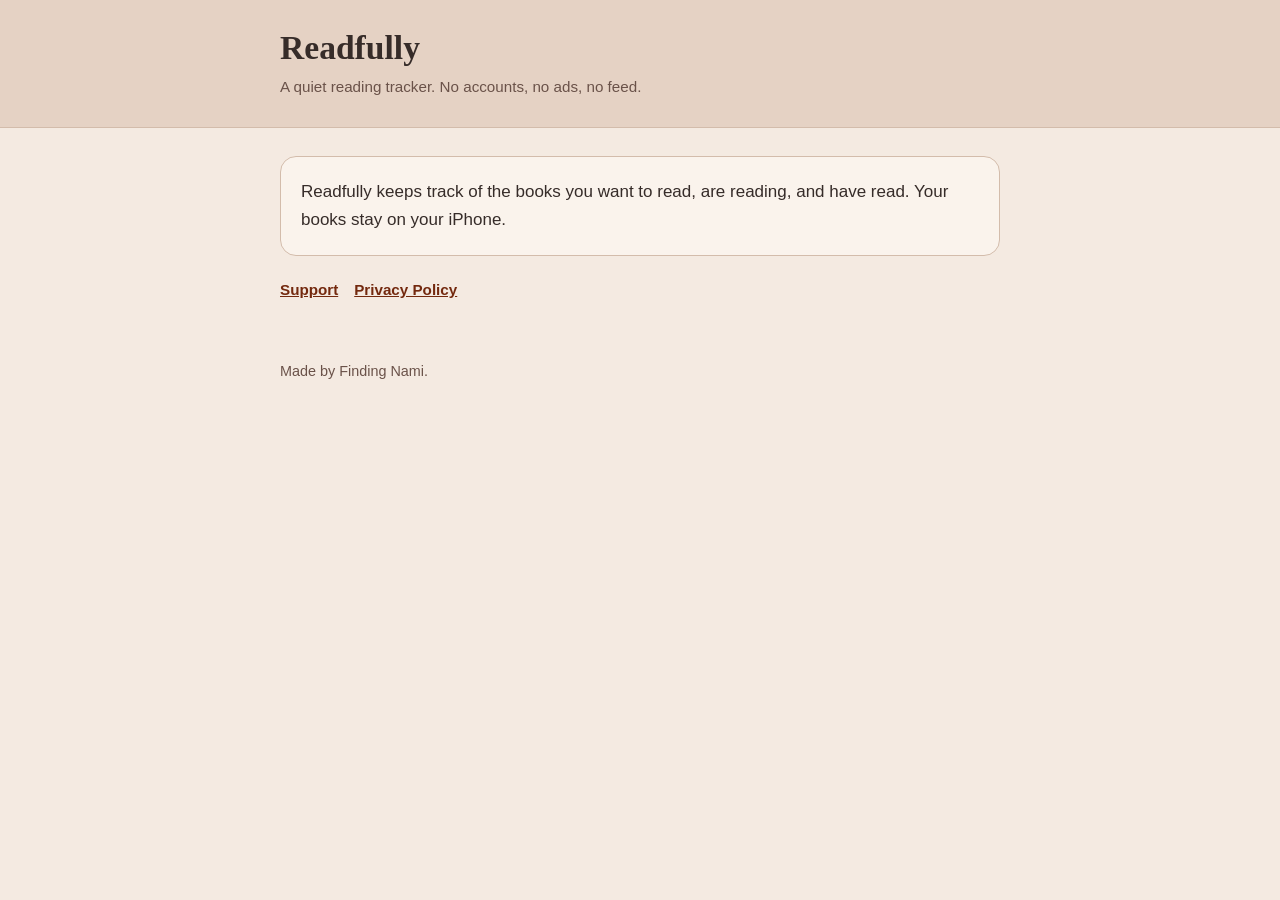
<file: index.html>
<!doctype html>
<html lang="en"><head><meta charset="utf-8"><meta name="viewport" content="width=device-width,initial-scale=1">
<title>Readfully</title><link rel="stylesheet" href="style.css"></head>
<body>
<header><div class="wrap"><h1>Readfully</h1><p class="sub">A quiet reading tracker. No accounts, no ads, no feed.</p></div></header>
<main><div class="wrap">
<div class="card"><p>Readfully keeps track of the books you want to read, are reading, and have read. Your books stay on your iPhone.</p></div>
<nav><a href="support/">Support</a><a href="privacy/">Privacy Policy</a></nav>
</div></main>
<footer><div class="wrap">Made by Finding Nami.</div></footer>
</body></html>
</file>
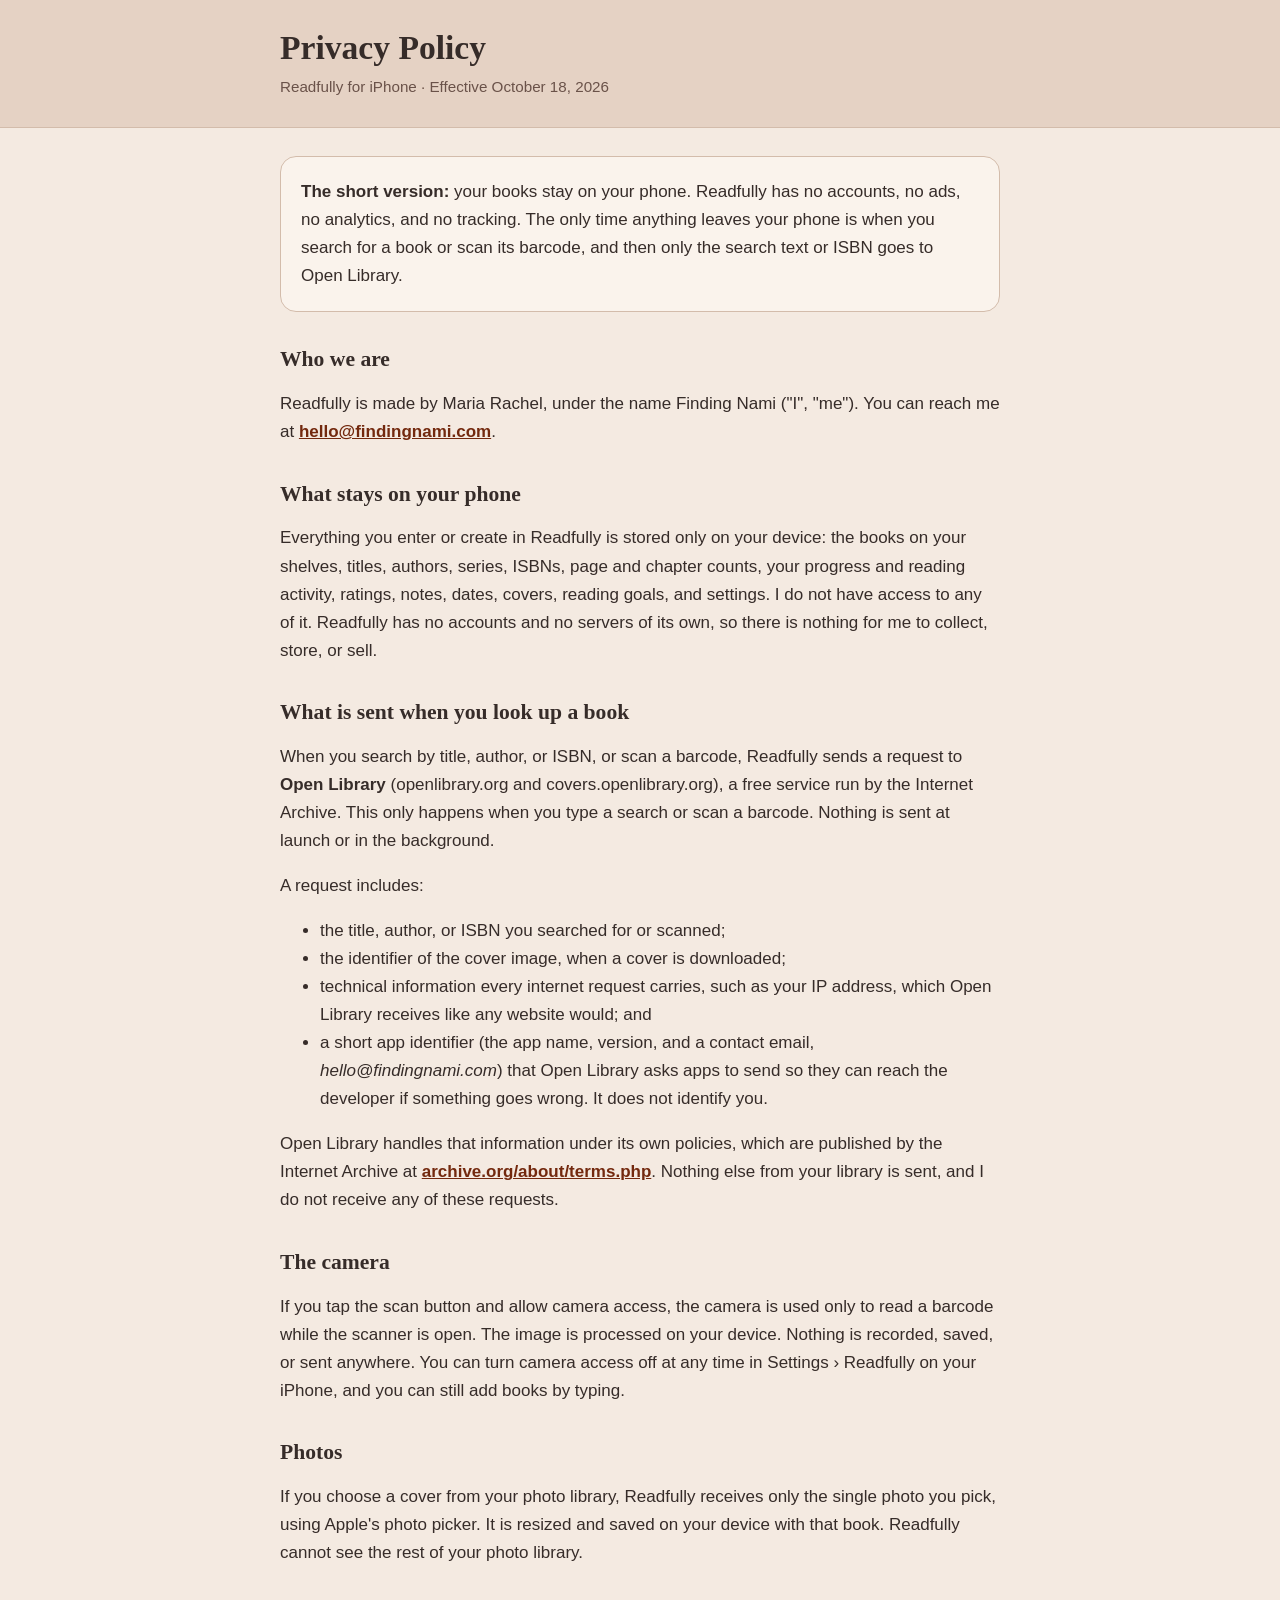
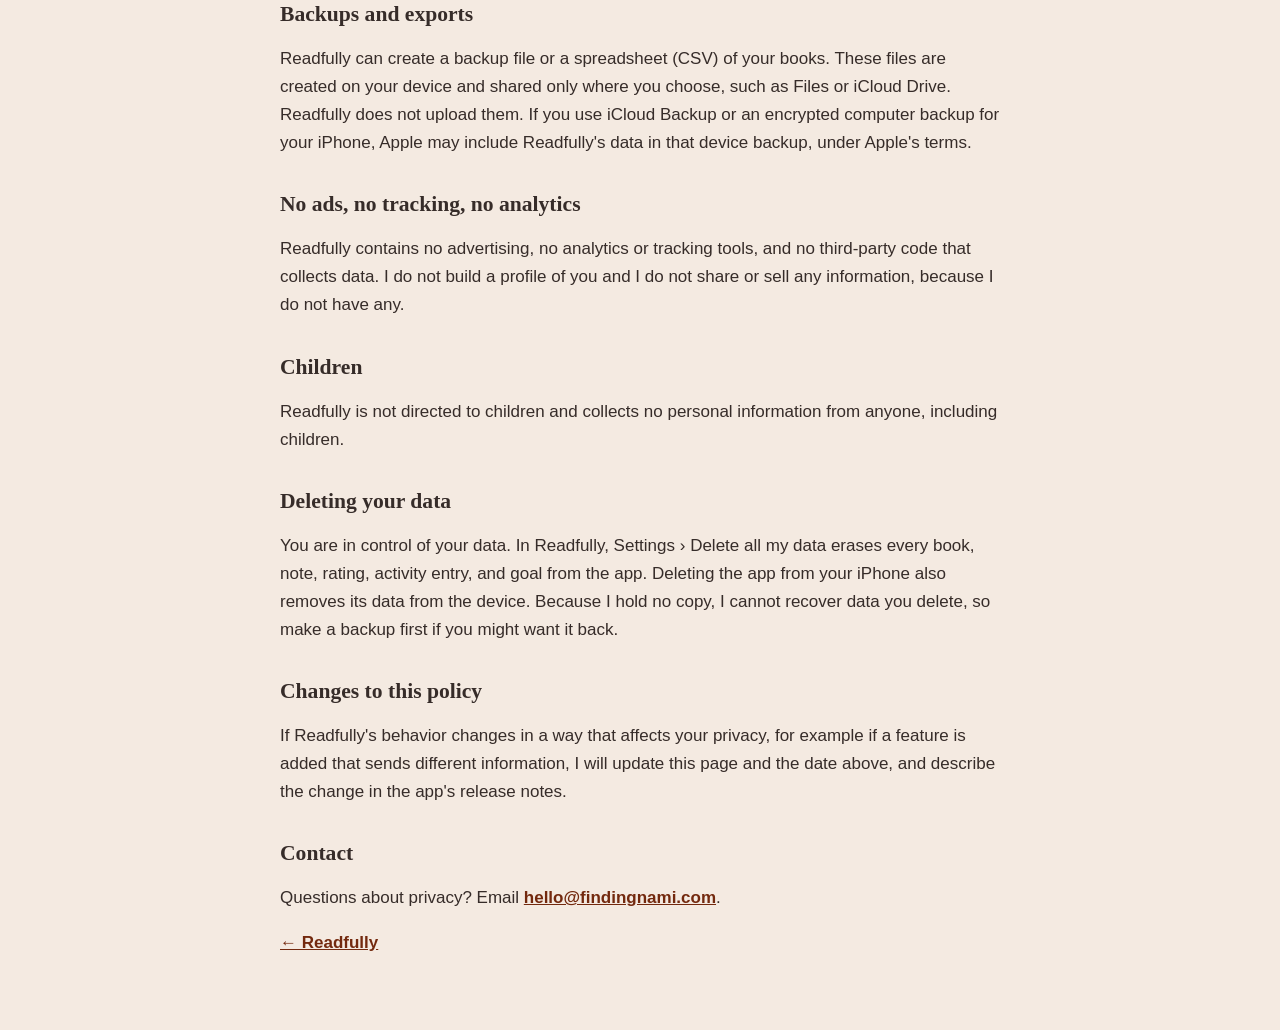
<file: privacy/index.html>
<!doctype html>
<html lang="en"><head><meta charset="utf-8"><meta name="viewport" content="width=device-width,initial-scale=1">
<title>Readfully Privacy Policy</title><link rel="stylesheet" href="../style.css"></head>
<body>
<header><div class="wrap"><h1>Privacy Policy</h1><p class="sub">Readfully for iPhone &middot; Effective October 18, 2026</p></div></header>
<main><div class="wrap">

<div class="card"><p><strong>The short version:</strong> your books stay on your phone. Readfully has no accounts, no ads, no analytics, and no tracking. The only time anything leaves your phone is when you search for a book or scan its barcode, and then only the search text or ISBN goes to Open Library.</p></div>

<h2>Who we are</h2>
<p>Readfully is made by Maria Rachel, under the name Finding Nami ("I", "me"). You can reach me at <a href="mailto:hello@findingnami.com">hello@findingnami.com</a>.</p>

<h2>What stays on your phone</h2>
<p>Everything you enter or create in Readfully is stored only on your device: the books on your shelves, titles, authors, series, ISBNs, page and chapter counts, your progress and reading activity, ratings, notes, dates, covers, reading goals, and settings. I do not have access to any of it. Readfully has no accounts and no servers of its own, so there is nothing for me to collect, store, or sell.</p>

<h2>What is sent when you look up a book</h2>
<p>When you search by title, author, or ISBN, or scan a barcode, Readfully sends a request to <strong>Open Library</strong> (openlibrary.org and covers.openlibrary.org), a free service run by the Internet Archive. This only happens when you type a search or scan a barcode. Nothing is sent at launch or in the background.</p>
<p>A request includes:</p>
<ul>
<li>the title, author, or ISBN you searched for or scanned;</li>
<li>the identifier of the cover image, when a cover is downloaded;</li>
<li>technical information every internet request carries, such as your IP address, which Open Library receives like any website would; and</li>
<li>a short app identifier (the app name, version, and a contact email, <em>hello@findingnami.com</em>) that Open Library asks apps to send so they can reach the developer if something goes wrong. It does not identify you.</li>
</ul>
<p>Open Library handles that information under its own policies, which are published by the Internet Archive at <a href="https://archive.org/about/terms.php">archive.org/about/terms.php</a>. Nothing else from your library is sent, and I do not receive any of these requests.</p>

<h2>The camera</h2>
<p>If you tap the scan button and allow camera access, the camera is used only to read a barcode while the scanner is open. The image is processed on your device. Nothing is recorded, saved, or sent anywhere. You can turn camera access off at any time in Settings &rsaquo; Readfully on your iPhone, and you can still add books by typing.</p>

<h2>Photos</h2>
<p>If you choose a cover from your photo library, Readfully receives only the single photo you pick, using Apple's photo picker. It is resized and saved on your device with that book. Readfully cannot see the rest of your photo library.</p>

<h2>Backups and exports</h2>
<p>Readfully can create a backup file or a spreadsheet (CSV) of your books. These files are created on your device and shared only where you choose, such as Files or iCloud Drive. Readfully does not upload them. If you use iCloud Backup or an encrypted computer backup for your iPhone, Apple may include Readfully's data in that device backup, under Apple's terms.</p>

<h2>No ads, no tracking, no analytics</h2>
<p>Readfully contains no advertising, no analytics or tracking tools, and no third-party code that collects data. I do not build a profile of you and I do not share or sell any information, because I do not have any.</p>

<h2>Children</h2>
<p>Readfully is not directed to children and collects no personal information from anyone, including children.</p>

<h2>Deleting your data</h2>
<p>You are in control of your data. In Readfully, Settings &rsaquo; Delete all my data erases every book, note, rating, activity entry, and goal from the app. Deleting the app from your iPhone also removes its data from the device. Because I hold no copy, I cannot recover data you delete, so make a backup first if you might want it back.</p>

<h2>Changes to this policy</h2>
<p>If Readfully's behavior changes in a way that affects your privacy, for example if a feature is added that sends different information, I will update this page and the date above, and describe the change in the app's release notes.</p>

<h2>Contact</h2>
<p>Questions about privacy? Email <a href="mailto:hello@findingnami.com">hello@findingnami.com</a>.</p>

<p><a href="../">&larr; Readfully</a></p>
</div></main>
</body></html>
</file>
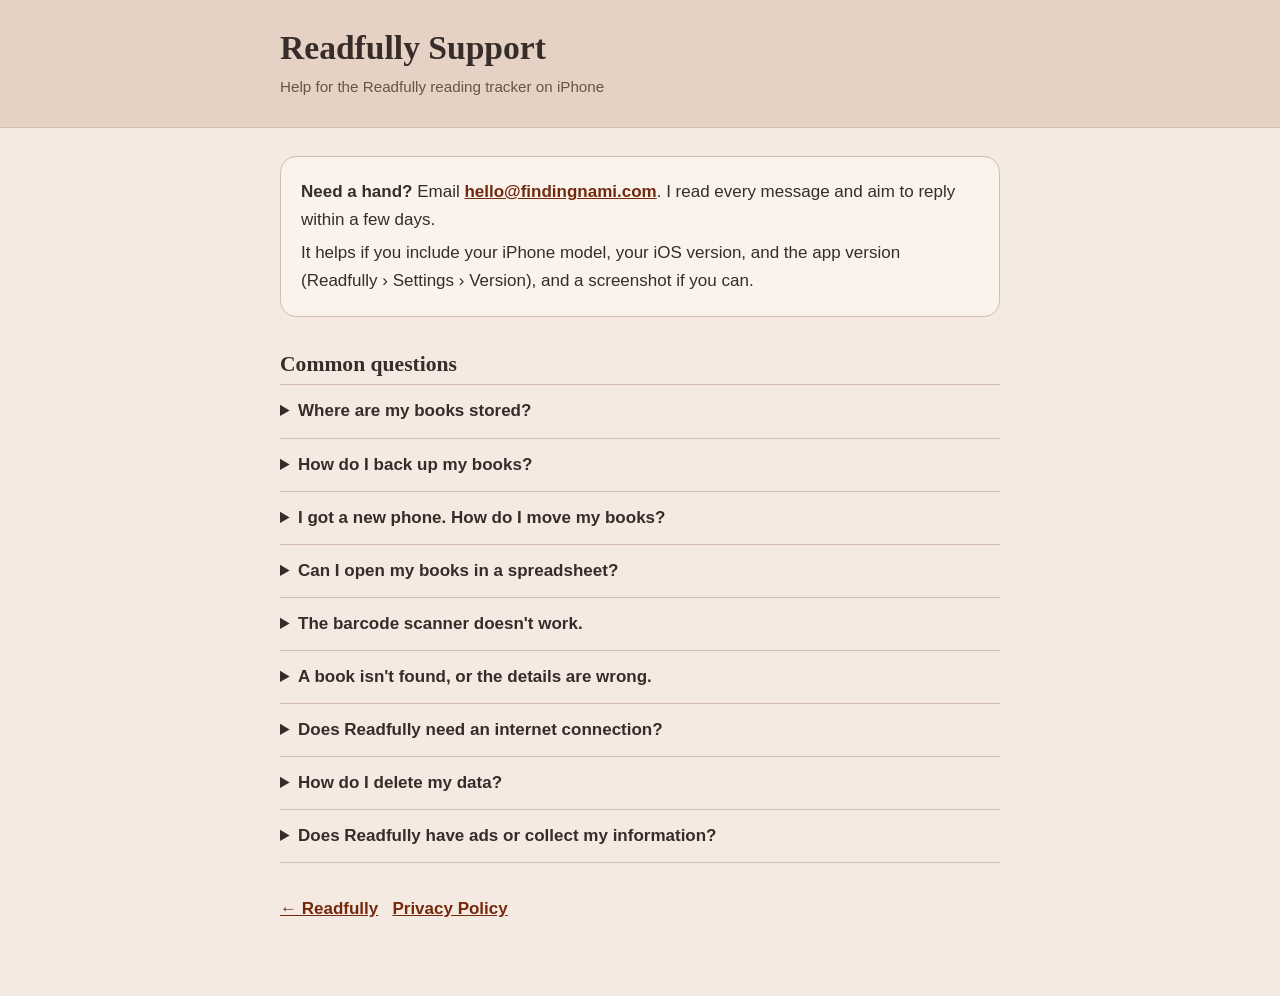
<file: support/index.html>
<!doctype html>
<html lang="en"><head><meta charset="utf-8"><meta name="viewport" content="width=device-width,initial-scale=1">
<title>Readfully Support</title><link rel="stylesheet" href="../style.css"></head>
<body>
<header><div class="wrap"><h1>Readfully Support</h1><p class="sub">Help for the Readfully reading tracker on iPhone</p></div></header>
<main><div class="wrap">

<div class="card">
<p><strong>Need a hand?</strong> Email <a href="mailto:hello@findingnami.com?subject=Readfully%20support">hello@findingnami.com</a>. I read every message and aim to reply within a few days.</p>
<p>It helps if you include your iPhone model, your iOS version, and the app version (Readfully &rsaquo; Settings &rsaquo; Version), and a screenshot if you can.</p>
</div>

<h2>Common questions</h2>

<details><summary>Where are my books stored?</summary>
<p>Only on your iPhone. Readfully has no accounts and no servers, so your library isn't uploaded anywhere. That also means it can't be recovered for you if the phone is lost, so back it up now and then.</p></details>

<details><summary>How do I back up my books?</summary>
<p>Open the My Books tab, tap the gear icon, then Settings &rsaquo; Back up your books. Save the file somewhere safe, like Files or iCloud Drive. To restore it later, go to Settings &rsaquo; Restore from a backup and pick the file. Restoring adds books you don't have and never changes or deletes the ones you do.</p></details>

<details><summary>I got a new phone. How do I move my books?</summary>
<p>On the old phone, make a backup (see above) and save it to iCloud Drive or send it to yourself. On the new phone, install Readfully and restore it from Settings &rsaquo; Restore from a backup.</p></details>

<details><summary>Can I open my books in a spreadsheet?</summary>
<p>Yes. Settings &rsaquo; Export as spreadsheet (CSV) creates a file that opens in Numbers, Excel, or Google Sheets. It is for reading and analysis. Use the backup file to restore.</p></details>

<details><summary>The barcode scanner doesn't work.</summary>
<p>Check that camera access is on: iPhone Settings &rsaquo; Readfully &rsaquo; Camera. Hold the phone steady with the whole barcode in view, using the barcode on the back cover. If it still won't scan, tap Type ISBN instead, or search by title. Scanning needs an iPhone with a camera, and it doesn't work in the iOS Simulator.</p></details>

<details><summary>A book isn't found, or the details are wrong.</summary>
<p>Readfully looks books up in Open Library, a free community library catalog, so some books or editions are missing or have different page counts. You can always add a book yourself with Enter it manually, and every detail, including the cover, can be edited later.</p></details>

<details><summary>Does Readfully need an internet connection?</summary>
<p>Only to look books up by search or scan. Everything else works offline.</p></details>

<details><summary>How do I delete my data?</summary>
<p>Settings &rsaquo; Delete all my data erases everything from the app. Deleting the app also removes its data from your phone. I don't hold a copy, so make a backup first if you might want it back.</p></details>

<details><summary>Does Readfully have ads or collect my information?</summary>
<p>No. There are no ads, accounts, or analytics. See the <a href="../privacy/">Privacy Policy</a> for exactly what is and isn't sent.</p></details>

<p style="margin-top:2rem"><a href="../">&larr; Readfully</a> &nbsp; <a href="../privacy/">Privacy Policy</a></p>
</div></main>
</body></html>
</file>
<file: style.css>
:root{--paper:#F4EAE1;--card:#FAF3EC;--beige:#E5D2C4;--line:#D3BCAB;--ink:#362C29;--muted:#6A5249;--maroon:#73290E}
*{box-sizing:border-box}
body{margin:0;background:var(--paper);color:var(--ink);font:17px/1.65 -apple-system,BlinkMacSystemFont,"Segoe UI",Roboto,Helvetica,Arial,sans-serif}
header{background:var(--beige);border-bottom:1px solid var(--line);padding:28px 20px}
.wrap{max-width:720px;margin:0 auto}
header .wrap{padding:0}
h1,h2{font-family:Georgia,"Times New Roman",serif;line-height:1.2}
h1{font-size:2.1rem;margin:0 0 6px}
h2{font-size:1.35rem;margin:2.2rem 0 .4rem}
.sub{color:var(--muted);margin:0;font-size:.95rem}
main{padding:8px 20px 56px}
a{color:var(--maroon);font-weight:600}
.card{background:var(--card);border:1px solid var(--line);border-radius:16px;padding:16px 20px;margin:20px 0}
.card p{margin:.3rem 0}
details{border-top:1px solid var(--line);padding:12px 0}
details:last-of-type{border-bottom:1px solid var(--line)}
summary{cursor:pointer;font-weight:600}
details p{margin:.6rem 0 0;color:var(--ink)}
footer{color:var(--muted);font-size:.9rem;padding:0 20px 40px}
nav a{margin-right:16px;font-size:.95rem}
</file>
